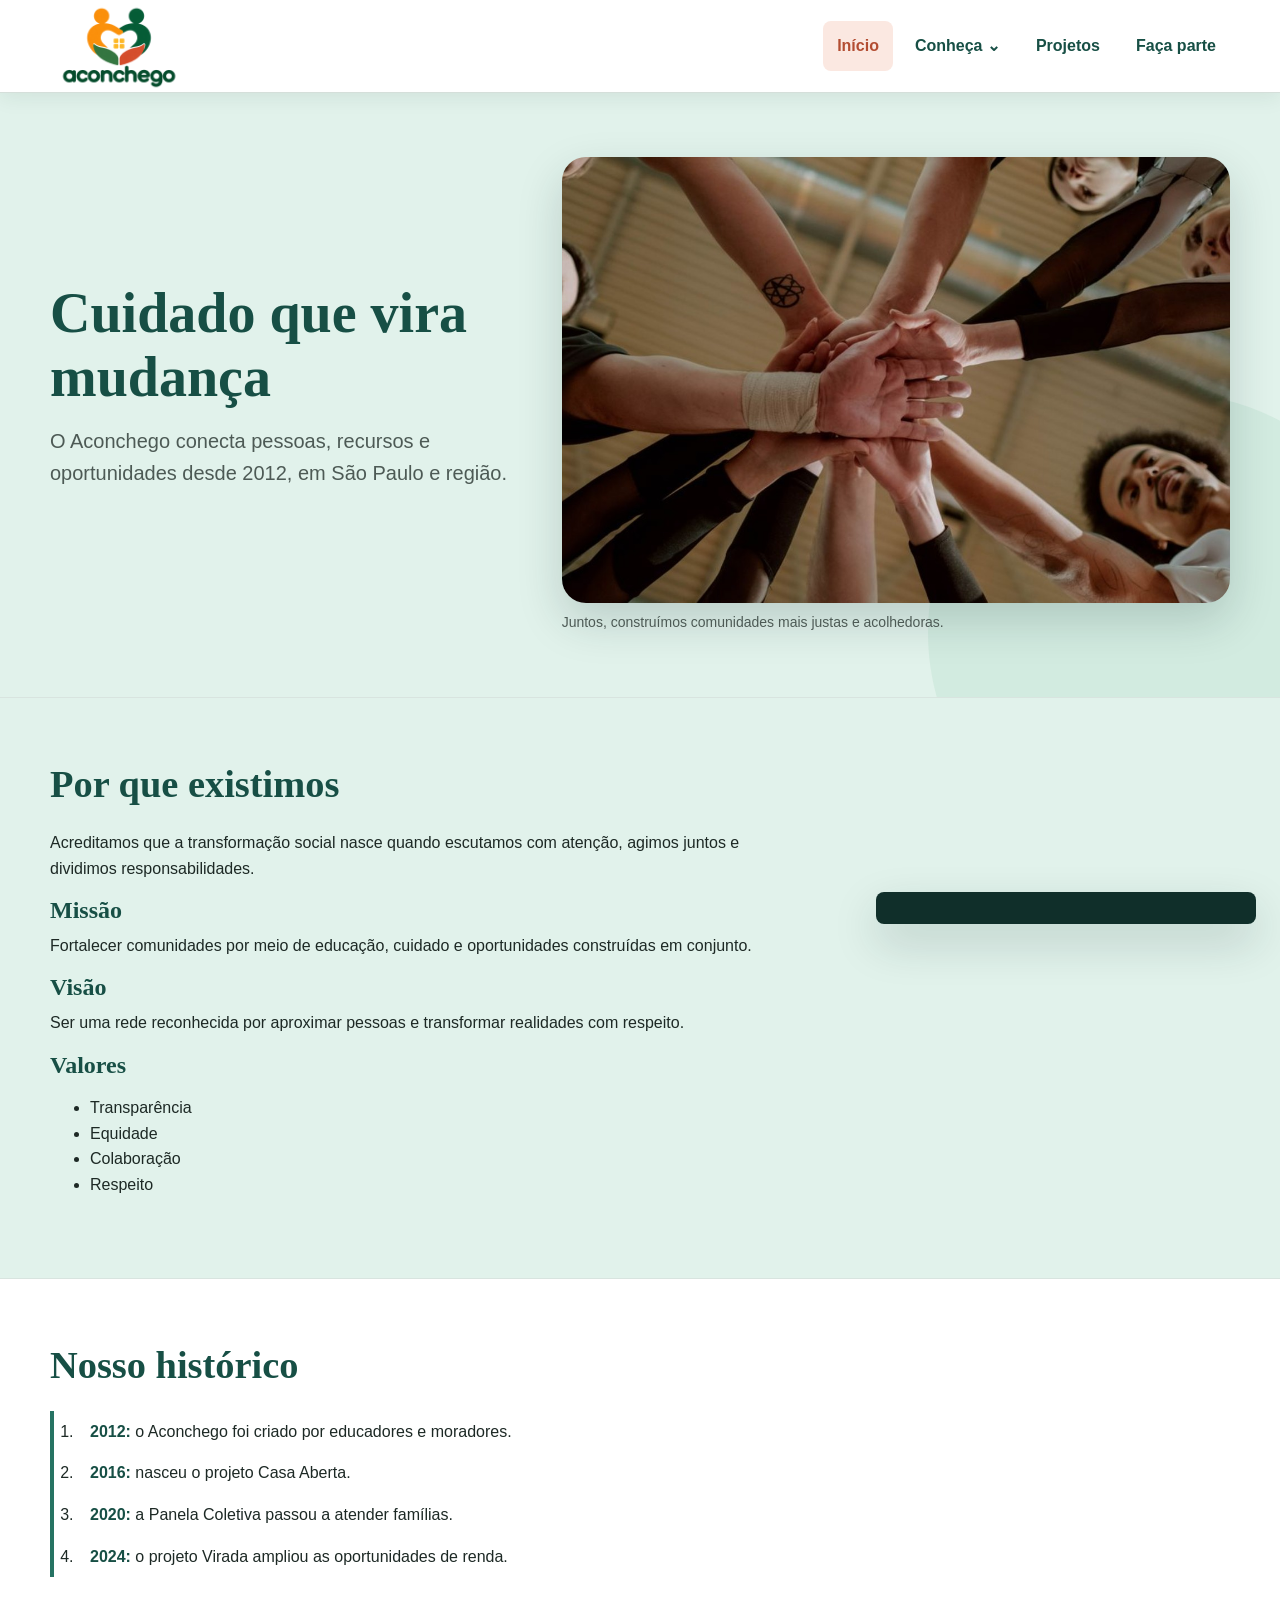
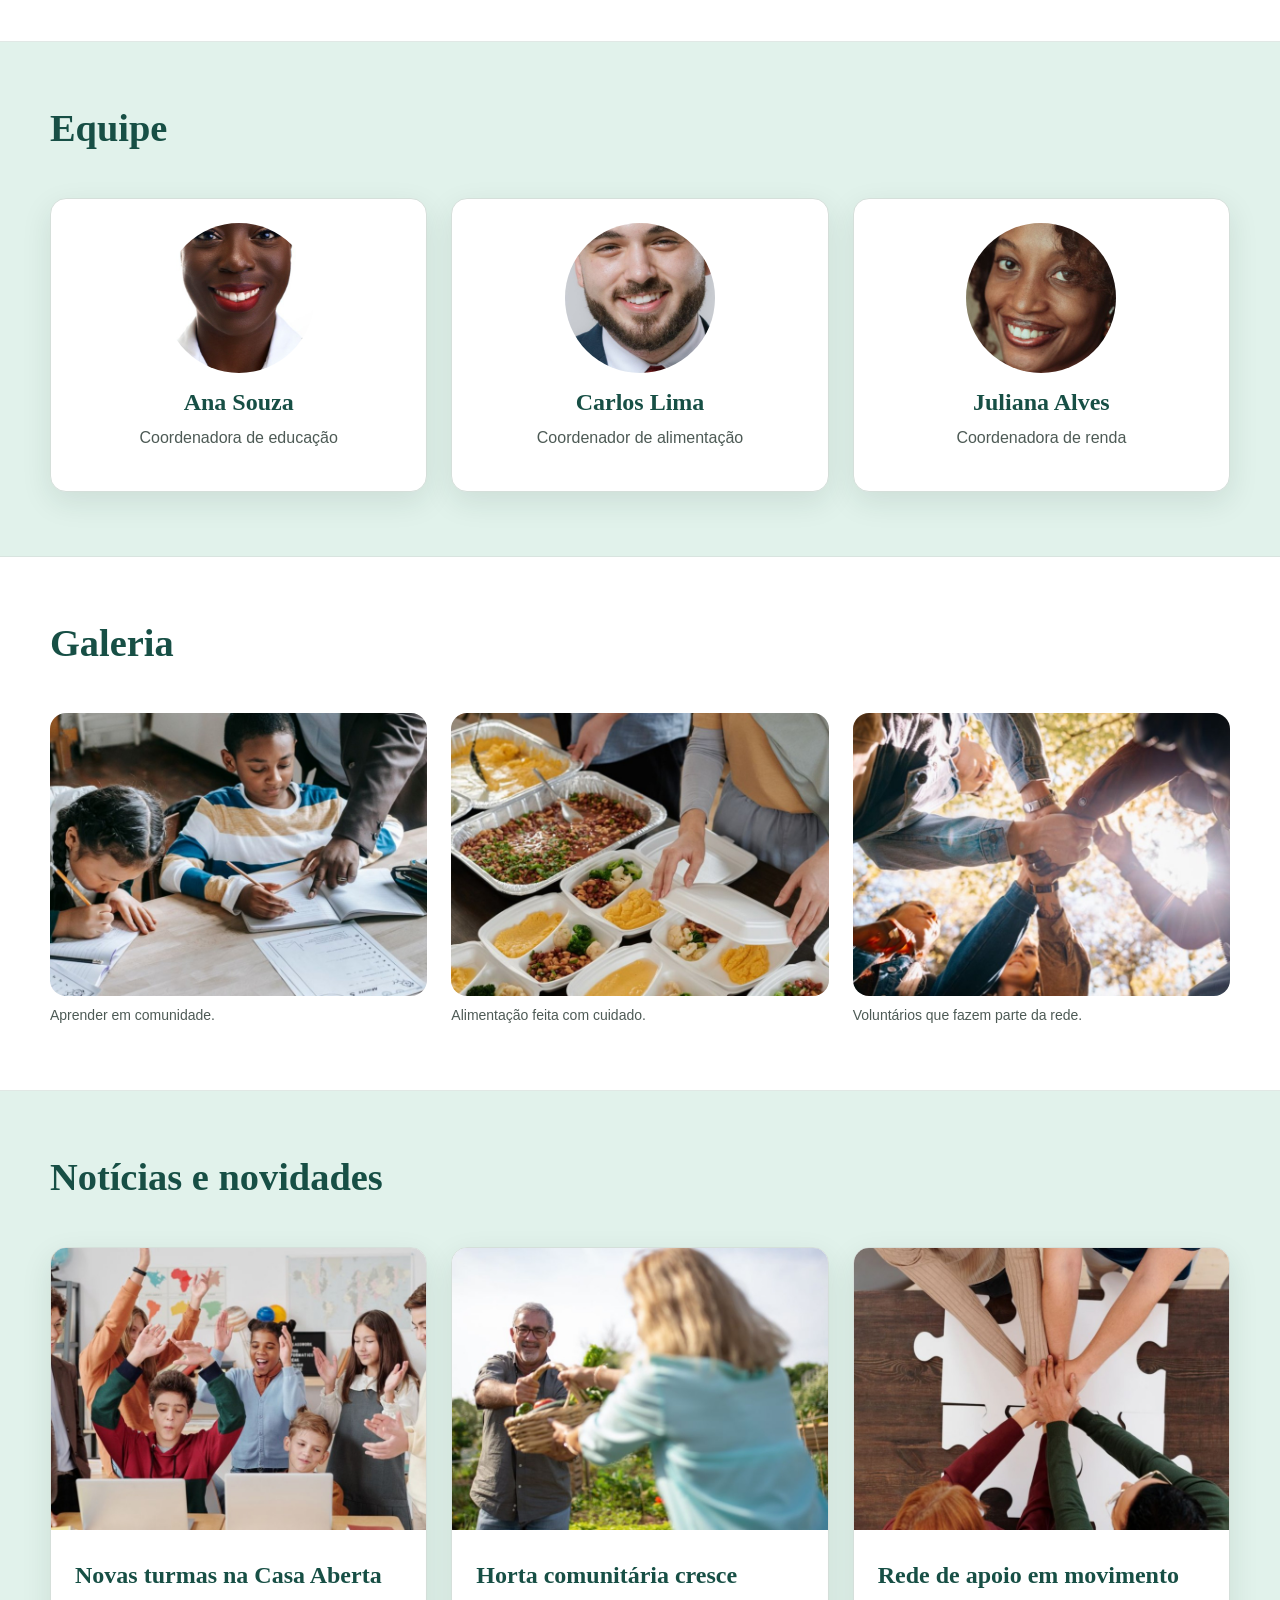
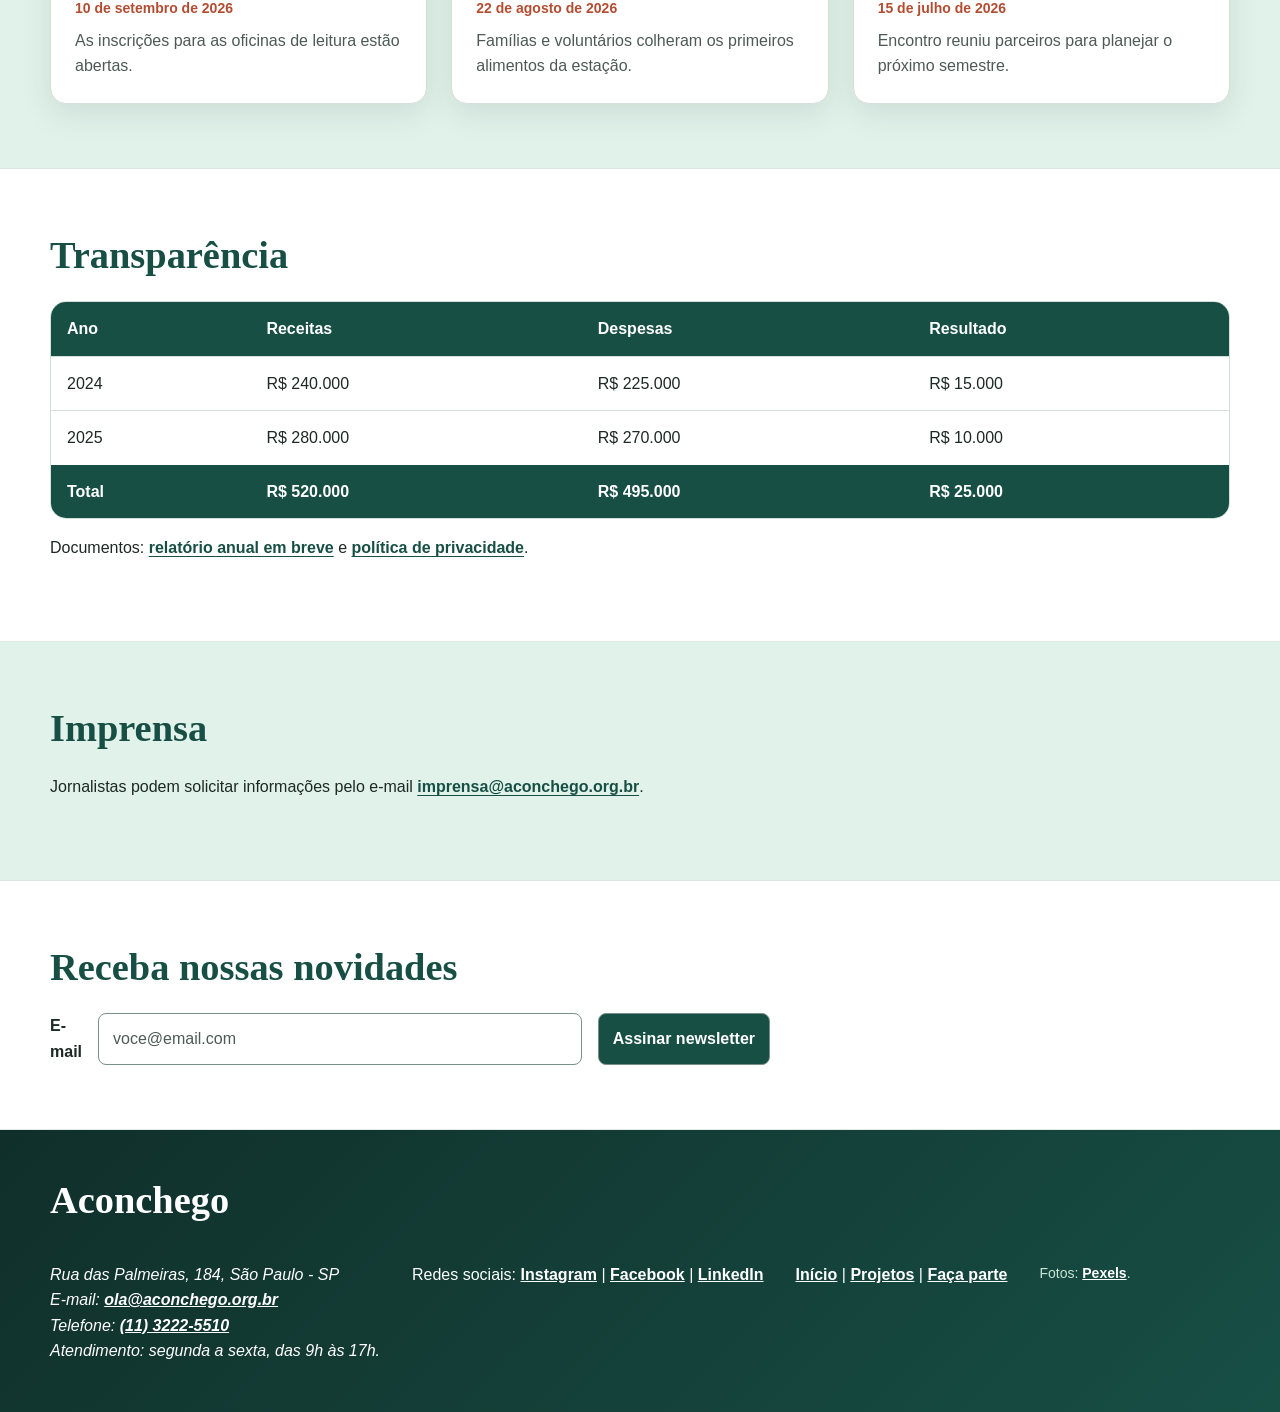
<file: index.html>
﻿<!DOCTYPE html>
<html lang="pt-br">
<head>
  <meta charset="UTF-8">
  <meta name="viewport" content="width=device-width, initial-scale=1.0">
  <meta name="description" content="Conheça o Aconchego, uma organização que fortalece comunidades.">
  <title>Aconchego | Início</title>
  <link rel="stylesheet" href="css/estilo.css">
  <script src="js/script.js" defer></script>
</head>
<body>
  <header class="site-header">
    <div class="container header-content">
      <a class="marca" href="index.html"><img src="img/logo-aconchego.png" width="190" height="120" alt="Logo Aconchego"></a>
      <button class="menu-toggle" type="button" data-menu-toggle aria-expanded="false" aria-controls="menu-principal" aria-label="Abrir menu">Menu</button>
      <nav class="main-nav" id="menu-principal" aria-label="Navegação principal">
        <ul>
          <li><a class="current" aria-current="page" href="index.html">Início</a></li>
          <li class="has-submenu"><button class="submenu-toggle" type="button" data-submenu-toggle aria-expanded="false" aria-controls="submenu">Conheça <span aria-hidden="true">⌄</span></button><ul id="submenu" hidden><li><a href="#sobre">Sobre nós</a></li><li><a href="#equipe">Equipe</a></li><li><a href="#transparencia">Transparência</a></li></ul></li>
          <li><a href="projetos.html">Projetos</a></li>
          <li><a href="cadastro.html">Faça parte</a></li>
        </ul>
      </nav>
    </div>
  </header>
  <main class="container">
    <section class="capa section-paper">
      <div class="capa-texto">
        <h1>Cuidado que vira mudança</h1>
        <p>O Aconchego conecta pessoas, recursos e oportunidades desde 2012, em São Paulo e região.</p>
      </div>
      <figure>
        <img src="img/hero-comunidade.jpg" width="1200" height="800" alt="Grupo diverso de pessoas unindo as mãos em uma atividade coletiva">
        <figcaption>Juntos, construímos comunidades mais justas e acolhedoras.</figcaption>
      </figure>
    </section>

    <section id="sobre">
      <h2>Por que existimos</h2>
      <p>Acreditamos que a transformação social nasce quando escutamos com atenção, agimos juntos e dividimos responsabilidades.</p>
      <h3>Missão</h3>
      <p>Fortalecer comunidades por meio de educação, cuidado e oportunidades construídas em conjunto.</p>
      <h3>Visão</h3>
      <p>Ser uma rede reconhecida por aproximar pessoas e transformar realidades com respeito.</p>
      <h3>Valores</h3>
      <ul>
        <li>Transparência</li>
        <li>Equidade</li>
        <li>Colaboração</li>
        <li>Respeito</li>
      </ul>
    </section>

    <section id="historia">
      <h2>Nosso histórico</h2>
      <ol>
        <li><strong>2012:</strong> o Aconchego foi criado por educadores e moradores.</li>
        <li><strong>2016:</strong> nasceu o projeto Casa Aberta.</li>
        <li><strong>2020:</strong> a Panela Coletiva passou a atender famílias.</li>
        <li><strong>2024:</strong> o projeto Virada ampliou as oportunidades de renda.</li>
      </ol>
    </section>

    <section id="equipe" class="team-grid">
      <h2>Equipe</h2>
      <article class="card team-card">
        <img src="img/equipe-1.jpg" width="400" height="400" alt="Retrato de uma mulher sorrindo com roupa social" loading="lazy">
        <h3>Ana Souza</h3>
        <p>Coordenadora de educação</p>
      </article>
      <article class="card team-card">
        <img src="img/equipe-2.jpg" width="400" height="400" alt="Retrato de um homem sorrindo com terno e gravata" loading="lazy">
        <h3>Carlos Lima</h3>
        <p>Coordenador de alimentação</p>
      </article>
      <article class="card team-card">
        <img src="img/equipe-3.jpg" width="400" height="400" alt="Retrato de uma mulher sorrindo em luz natural" loading="lazy">
        <h3>Juliana Alves</h3>
        <p>Coordenadora de renda</p>
      </article>
    </section>

    <section id="galeria" class="gallery-grid">
      <h2>Galeria</h2>
      <figure><img src="img/galeria-1.jpg" width="800" height="600" alt="Duas crianças fazendo atividades escolares com a orientação de um adulto" loading="lazy"><figcaption>Aprender em comunidade.</figcaption></figure>
      <figure><img src="img/galeria-2.jpg" width="800" height="600" alt="Pessoas preparando refeições em uma mesa com alimentos variados" loading="lazy"><figcaption>Alimentação feita com cuidado.</figcaption></figure>
      <figure><img src="img/galeria-3.jpg" width="800" height="600" alt="Grupo de pessoas unindo as mãos em uma atividade de equipe ao ar livre" loading="lazy"><figcaption>Voluntários que fazem parte da rede.</figcaption></figure>
    </section>

    <section id="noticias" class="cards-grid">
      <h2>Notícias e novidades</h2>
      <article class="card news-card"><img src="img/noticia-1.jpg" width="800" height="600" alt="Professor e estudantes comemorando juntos em uma sala de aula" loading="lazy"><h3>Novas turmas na Casa Aberta</h3><p>10 de setembro de 2026</p><p>As inscrições para as oficinas de leitura estão abertas.</p></article>
      <article class="card news-card"><img src="img/noticia-2.jpg" width="800" height="600" alt="Duas pessoas colhendo vegetais frescos em uma horta comunitária" loading="lazy"><h3>Horta comunitária cresce</h3><p>22 de agosto de 2026</p><p>Famílias e voluntários colheram os primeiros alimentos da estação.</p></article>
      <article class="card news-card"><img src="img/noticia-3.jpg" width="800" height="600" alt="Pessoas unindo as mãos sobre peças de quebra-cabeça em uma atividade de colaboração" loading="lazy"><h3>Rede de apoio em movimento</h3><p>15 de julho de 2026</p><p>Encontro reuniu parceiros para planejar o próximo semestre.</p></article>
    </section>

    <section id="transparencia">
      <h2>Transparência</h2>
      <table>
        <thead><tr><th>Ano</th><th>Receitas</th><th>Despesas</th><th>Resultado</th></tr></thead>
        <tbody>
          <tr><td>2024</td><td>R$ 240.000</td><td>R$ 225.000</td><td>R$ 15.000</td></tr>
          <tr><td>2025</td><td>R$ 280.000</td><td>R$ 270.000</td><td>R$ 10.000</td></tr>
        </tbody>
        <tfoot><tr><th>Total</th><th>R$ 520.000</th><th>R$ 495.000</th><th>R$ 25.000</th></tr></tfoot>
      </table>
      <p>Documentos: <a href="projetos.html#indicadores">relatório anual em breve</a> e <a href="cadastro.html#privacidade">política de privacidade</a>.</p>
    </section>

    <section id="imprensa">
      <h2>Imprensa</h2>
      <p>Jornalistas podem solicitar informações pelo e-mail <a href="mailto:imprensa@aconchego.org.br">imprensa@aconchego.org.br</a>.</p>
    </section>

    <section id="newsletter">
      <h2>Receba nossas novidades</h2>
      <form id="form-newsletter" action="" method="post">
        <label for="email-news">E-mail</label>
        <input id="email-news" name="email-news" type="email" placeholder="voce@email.com" required>
        <button type="submit">Assinar newsletter</button>
      </form>
    </section>
  </main>
  <div id="toast" class="toast" role="status" aria-live="polite"></div>
  <footer>
    <div class="container">
      <h2>Aconchego</h2>
      <address>Rua das Palmeiras, 184, São Paulo - SP<br>E-mail: <a href="mailto:ola@aconchego.org.br">ola@aconchego.org.br</a><br>Telefone: <a href="tel:+551132225510">(11) 3222-5510</a><br>Atendimento: segunda a sexta, das 9h às 17h.</address>
      <p>Redes sociais: <a href="https://www.instagram.com/">Instagram</a> | <a href="https://www.facebook.com/">Facebook</a> | <a href="https://www.linkedin.com/">LinkedIn</a></p>
      <p><a href="index.html">Início</a> | <a href="projetos.html">Projetos</a> | <a href="cadastro.html">Faça parte</a></p>
      <p class="creditos">Fotos: <a href="https://www.pexels.com/">Pexels</a>.</p>
    </div>
  </footer>
</body>
</html>
</file>
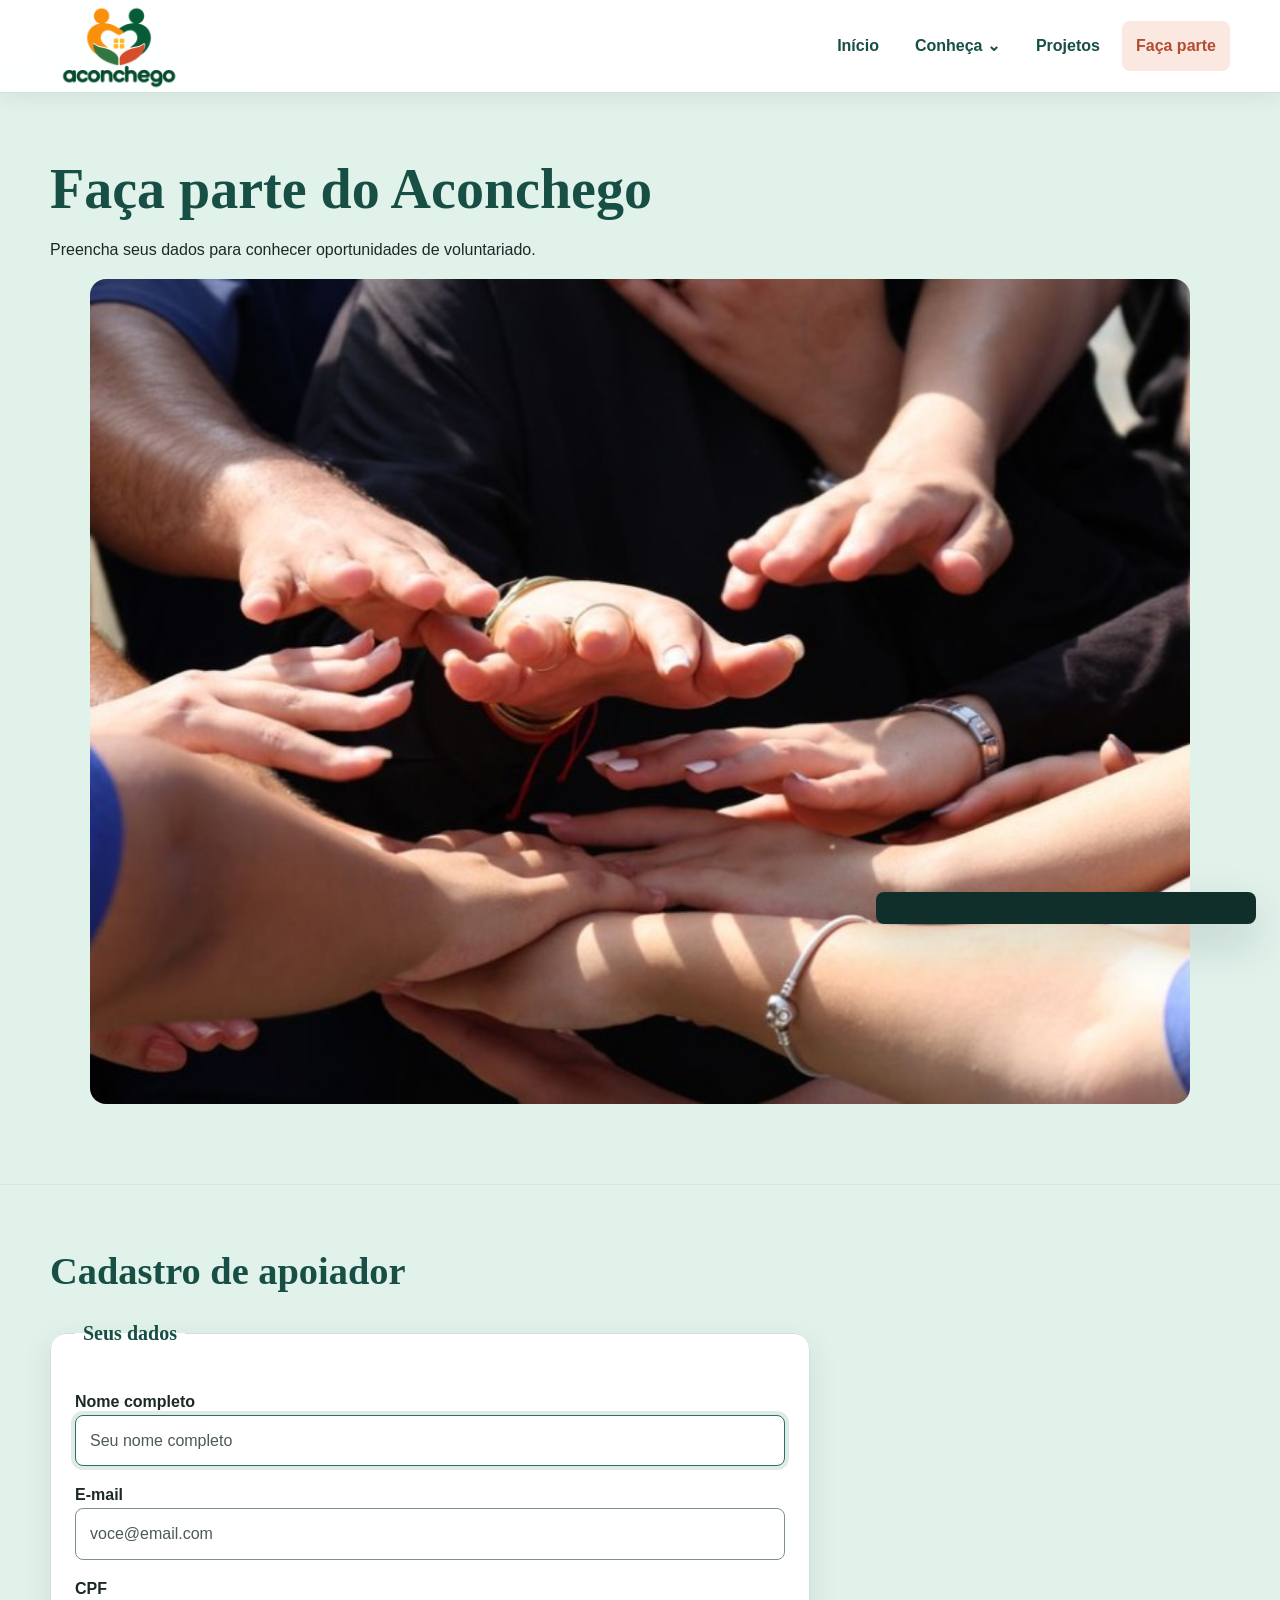
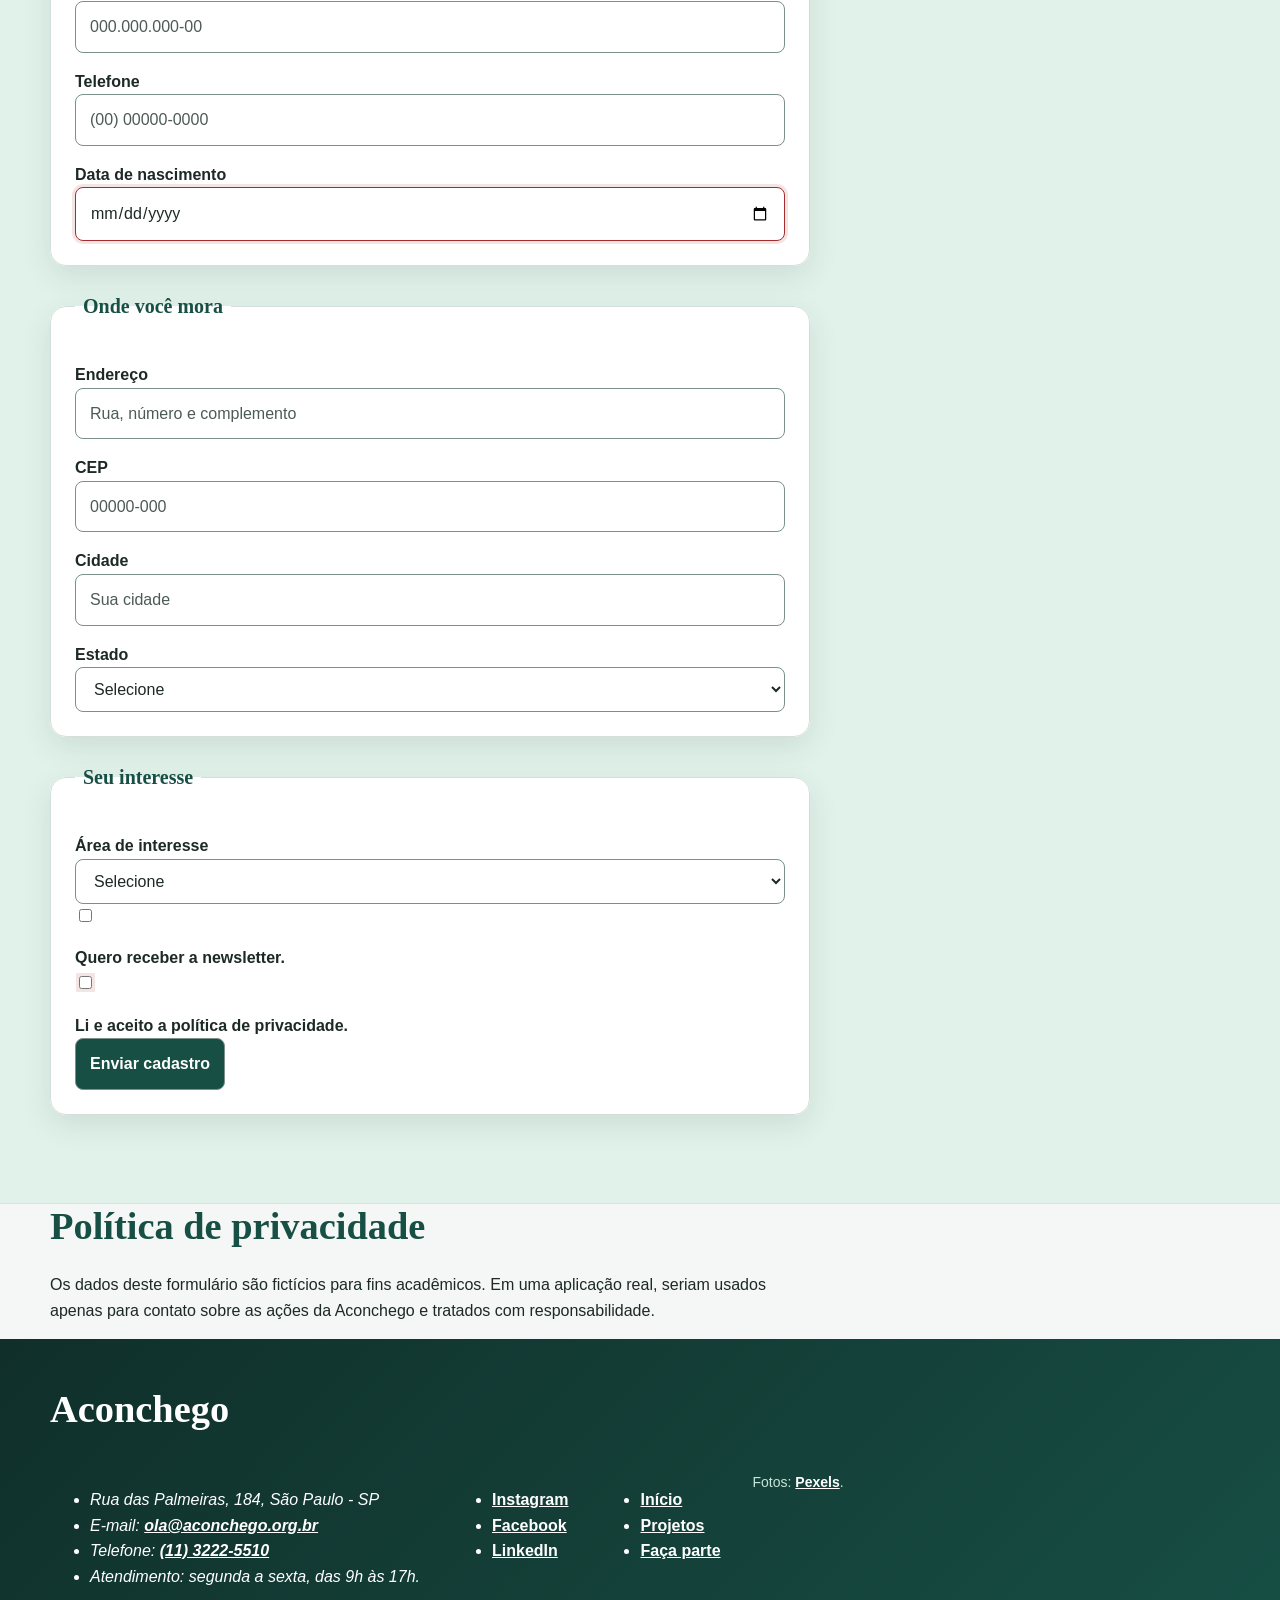
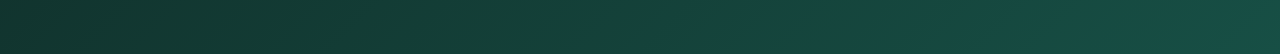
<file: cadastro.html>
<!DOCTYPE html>
<html lang="pt-br">
<head>
  <meta charset="UTF-8">
  <meta name="viewport" content="width=device-width, initial-scale=1.0">
  <meta name="description" content="Cadastre-se no Aconchego para participar das ações voluntárias.">
  <title>Faça parte | Aconchego</title>
  <link rel="stylesheet" href="css/estilo.css">
  <script src="js/script.js" defer></script>
</head>
<body>

  <header class="site-header">
    <div class="container">
      <div class="header-content">

        <div class="marca-wrapper">
          <a class="marca" href="index.html">
            <img src="img/logo-aconchego.png" width="190" height="120" alt="Logo Aconchego">
          </a>
        </div>

        <nav class="main-nav" id="menu-principal" aria-label="Navegação principal">
          <button class="menu-toggle" type="button" data-menu-toggle
                  aria-expanded="false" aria-controls="menu-principal" aria-label="Abrir menu">Menu</button>
          <ul>
            <li><a href="index.html">Início</a></li>
            <li class="has-submenu">
              <button class="submenu-toggle" type="button" data-submenu-toggle
                      aria-expanded="false" aria-controls="submenu">
                Conheça <span aria-hidden="true">⌄</span>
              </button>
              <ul id="submenu" hidden>
                <li><a href="index.html#sobre">Sobre nós</a></li>
                <li><a href="projetos.html">Projetos</a></li>
                <li><a href="#privacidade">Privacidade</a></li>
              </ul>
            </li>
            <li><a href="projetos.html">Projetos</a></li>
            <li><a class="current" aria-current="page" href="cadastro.html">Faça parte</a></li>
          </ul>
        </nav>

      </div>
    </div>
  </header>

  <main class="container">

    <section class="section-paper">
      <div class="intro-texto">
        <h1>Faça parte do Aconchego</h1>
        <p>Preencha seus dados para conhecer oportunidades de voluntariado.</p>
      </div>
      <figure class="intro-figura">
        <img class="cadastro-image" src="img/cadastro-voluntarios.jpg" width="800" height="600"
             alt="Grupo diverso de pessoas unindo as mãos ao ar livre">
      </figure>
    </section>

    <section id="cadastro">
      <header>
        <h2>Cadastro de apoiador</h2>
      </header>

      <form id="form-cadastro" action="" method="post">

        <fieldset>
          <legend>Seus dados</legend>
          <div class="campo">
            <label for="nome">Nome completo</label>
            <input id="nome" name="nome" type="text" required maxlength="100"
                   placeholder="Seu nome completo" autofocus title="Digite seu nome completo">
          </div>
          <div class="campo">
            <label for="email">E-mail</label>
            <input id="email" name="email" type="email" required
                   placeholder="voce@email.com" title="Digite um e-mail válido">
          </div>
          <div class="campo">
            <label for="cpf">CPF</label>
            <input id="cpf" name="cpf" type="text" required
                   pattern="[0-9]{3}\.[0-9]{3}\.[0-9]{3}-[0-9]{2}"
                   placeholder="000.000.000-00" maxlength="14" title="Use o formato 000.000.000-00">
          </div>
          <div class="campo">
            <label for="telefone">Telefone</label>
            <input id="telefone" name="telefone" type="tel" required
                   pattern="\([0-9]{2}\) [0-9]{4,5}-[0-9]{4}"
                   placeholder="(00) 00000-0000" maxlength="15" title="Use o formato (00) 00000-0000">
          </div>
          <div class="campo">
            <label for="nascimento">Data de nascimento</label>
            <input id="nascimento" name="nascimento" type="date" required>
          </div>
        </fieldset>

        <fieldset>
          <legend>Onde você mora</legend>
          <div class="campo">
            <label for="endereco">Endereço</label>
            <input id="endereco" name="endereco" type="text" required maxlength="150"
                   placeholder="Rua, número e complemento">
          </div>
          <div class="campo">
            <label for="cep">CEP</label>
            <input id="cep" name="cep" type="text" required pattern="[0-9]{5}-[0-9]{3}"
                   placeholder="00000-000" maxlength="9" title="Use o formato 00000-000">
          </div>
          <div class="campo">
            <label for="cidade">Cidade</label>
            <input id="cidade" name="cidade" type="text" required maxlength="60" placeholder="Sua cidade">
          </div>
          <div class="campo">
            <label for="estado">Estado</label>
            <select id="estado" name="estado" required>
              <option value="">Selecione</option>
              <optgroup label="Regiões do Brasil">
                <option value="AC">AC - Acre</option>
                <option value="AL">AL - Alagoas</option>
                <option value="AP">AP - Amapá</option>
                <option value="AM">AM - Amazonas</option>
                <option value="BA">BA - Bahia</option>
                <option value="CE">CE - Ceará</option>
                <option value="DF">DF - Distrito Federal</option>
                <option value="ES">ES - Espírito Santo</option>
                <option value="GO">GO - Goiás</option>
                <option value="MA">MA - Maranhão</option>
                <option value="MT">MT - Mato Grosso</option>
                <option value="MS">MS - Mato Grosso do Sul</option>
                <option value="MG">MG - Minas Gerais</option>
                <option value="PA">PA - Pará</option>
                <option value="PB">PB - Paraíba</option>
                <option value="PR">PR - Paraná</option>
                <option value="PE">PE - Pernambuco</option>
                <option value="PI">PI - Piauí</option>
                <option value="RJ">RJ - Rio de Janeiro</option>
                <option value="RN">RN - Rio Grande do Norte</option>
                <option value="RS">RS - Rio Grande do Sul</option>
                <option value="RO">RO - Rondônia</option>
                <option value="RR">RR - Roraima</option>
                <option value="SC">SC - Santa Catarina</option>
                <option value="SP">SP - São Paulo</option>
                <option value="SE">SE - Sergipe</option>
                <option value="TO">TO - Tocantins</option>
              </optgroup>
            </select>
          </div>
        </fieldset>

        <fieldset>
          <legend>Seu interesse</legend>
          <div class="campo">
            <label for="interesse">Área de interesse</label>
            <select id="interesse" name="interesse" required>
              <option value="">Selecione</option>
              <option value="educacao">Educação</option>
              <option value="alimentacao">Alimentação</option>
              <option value="renda">Geração de renda</option>
            </select>
          </div>

          <div class="campo-checkbox">
            <input id="newsletter" name="newsletter" type="checkbox" value="sim">
            <label for="newsletter">Quero receber a newsletter.</label>
          </div>
          <div class="campo-checkbox">
            <input id="aceite-privacidade" name="aceite-privacidade" type="checkbox" value="aceito" required>
            <label for="aceite-privacidade">Li e aceito a política de privacidade.</label>
          </div>

          <div class="acoes">
            <button type="submit">Enviar cadastro</button>
          </div>
        </fieldset>

      </form>

      <p id="mensagem-cadastro" class="alert alert-success" role="status" hidden></p>
    </section>

    <aside id="privacidade">
      <h2>Política de privacidade</h2>
      <p>Os dados deste formulário são fictícios para fins acadêmicos. Em uma aplicação real, seriam usados apenas para contato sobre as ações da Aconchego e tratados com responsabilidade.</p>
    </aside>

  </main>

  <div id="toast" class="toast" role="status" aria-live="polite"></div>

  <footer>
    <div class="container">
      <h2>Aconchego</h2>

      <address>
        <ul>
          <li>Rua das Palmeiras, 184, São Paulo - SP</li>
          <li>E-mail: <a href="mailto:ola@aconchego.org.br">ola@aconchego.org.br</a></li>
          <li>Telefone: <a href="tel:+551132225510">(11) 3222-5510</a></li>
          <li>Atendimento: segunda a sexta, das 9h às 17h.</li>
        </ul>
      </address>

      <nav aria-label="Redes sociais">
        <ul>
          <li><a href="https://www.instagram.com/">Instagram</a></li>
          <li><a href="https://www.facebook.com/">Facebook</a></li>
          <li><a href="https://www.linkedin.com/">LinkedIn</a></li>
        </ul>
      </nav>

      <nav aria-label="Links do rodapé">
        <ul>
          <li><a href="index.html">Início</a></li>
          <li><a href="projetos.html">Projetos</a></li>
          <li><a href="cadastro.html">Faça parte</a></li>
        </ul>
      </nav>

      <p class="creditos">Fotos: <a href="https://www.pexels.com/">Pexels</a>.</p>
    </div>
  </footer>

</body>
</html>
</file>
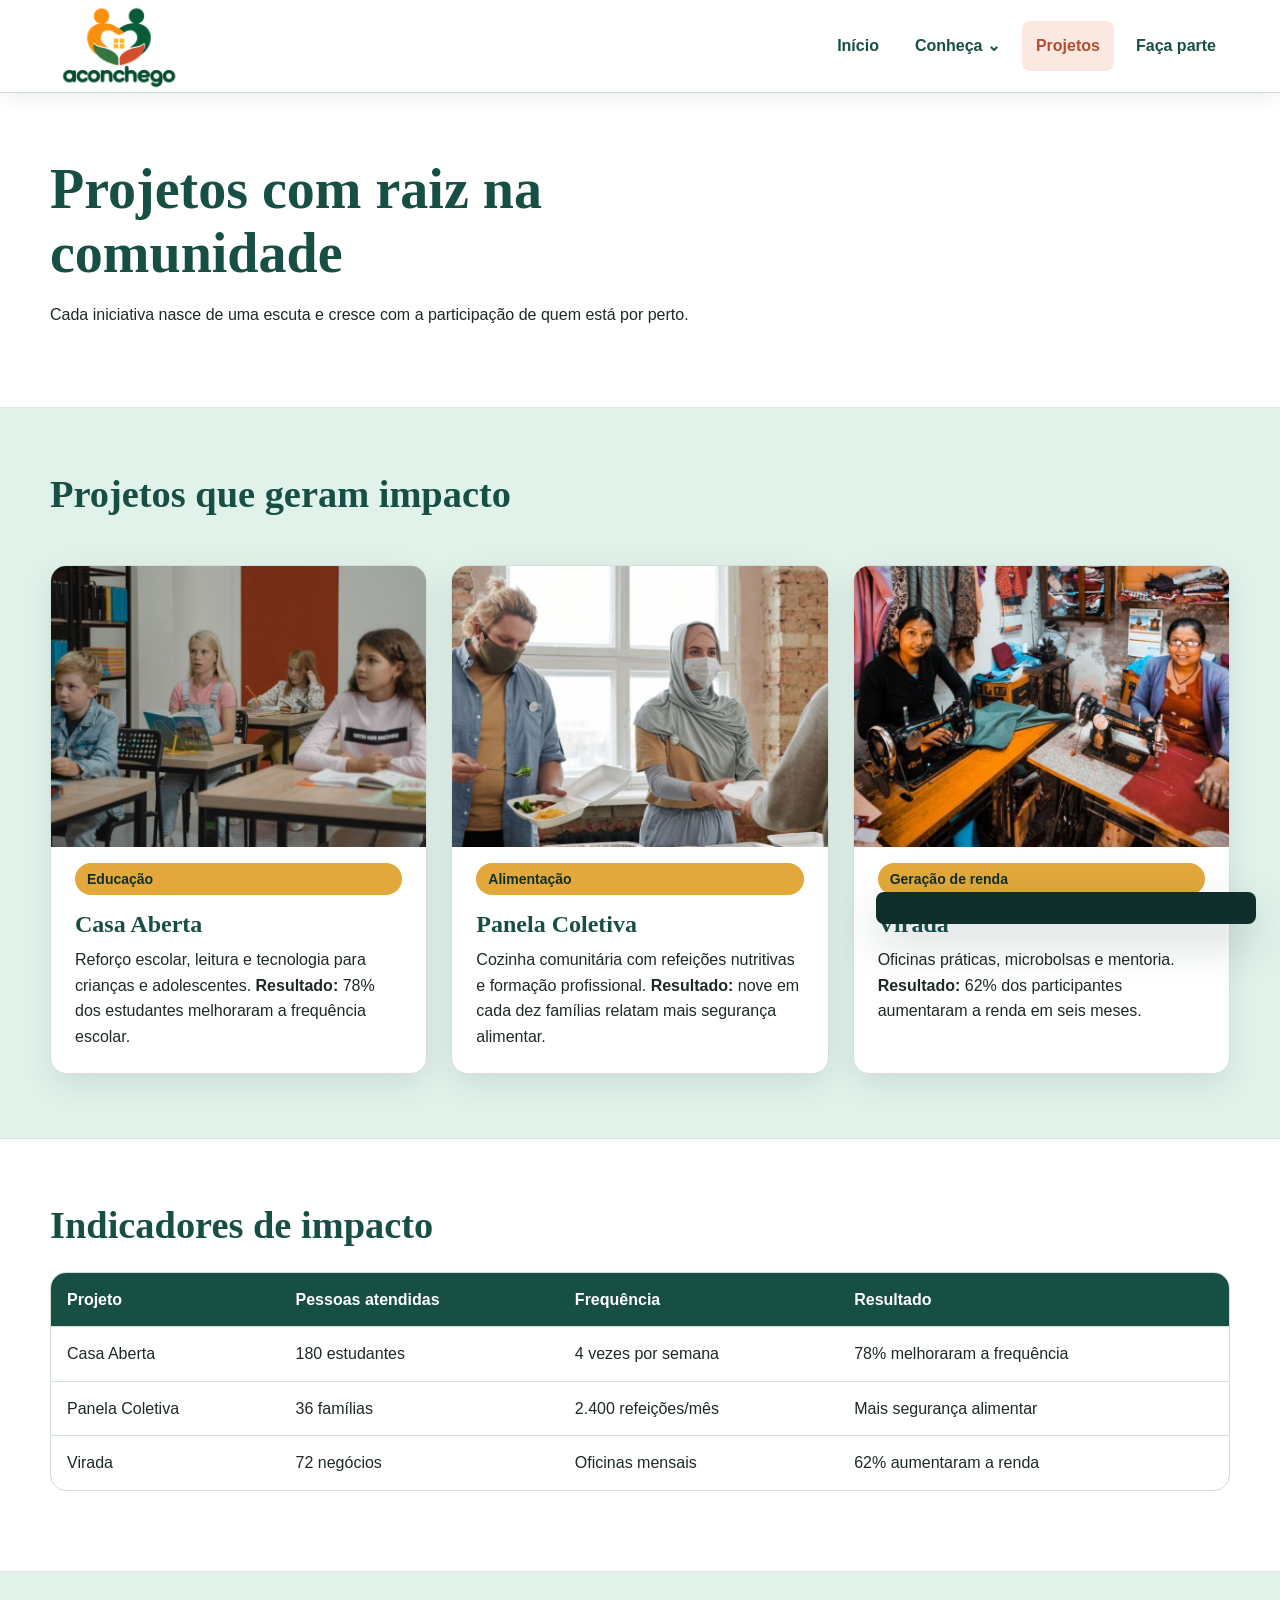
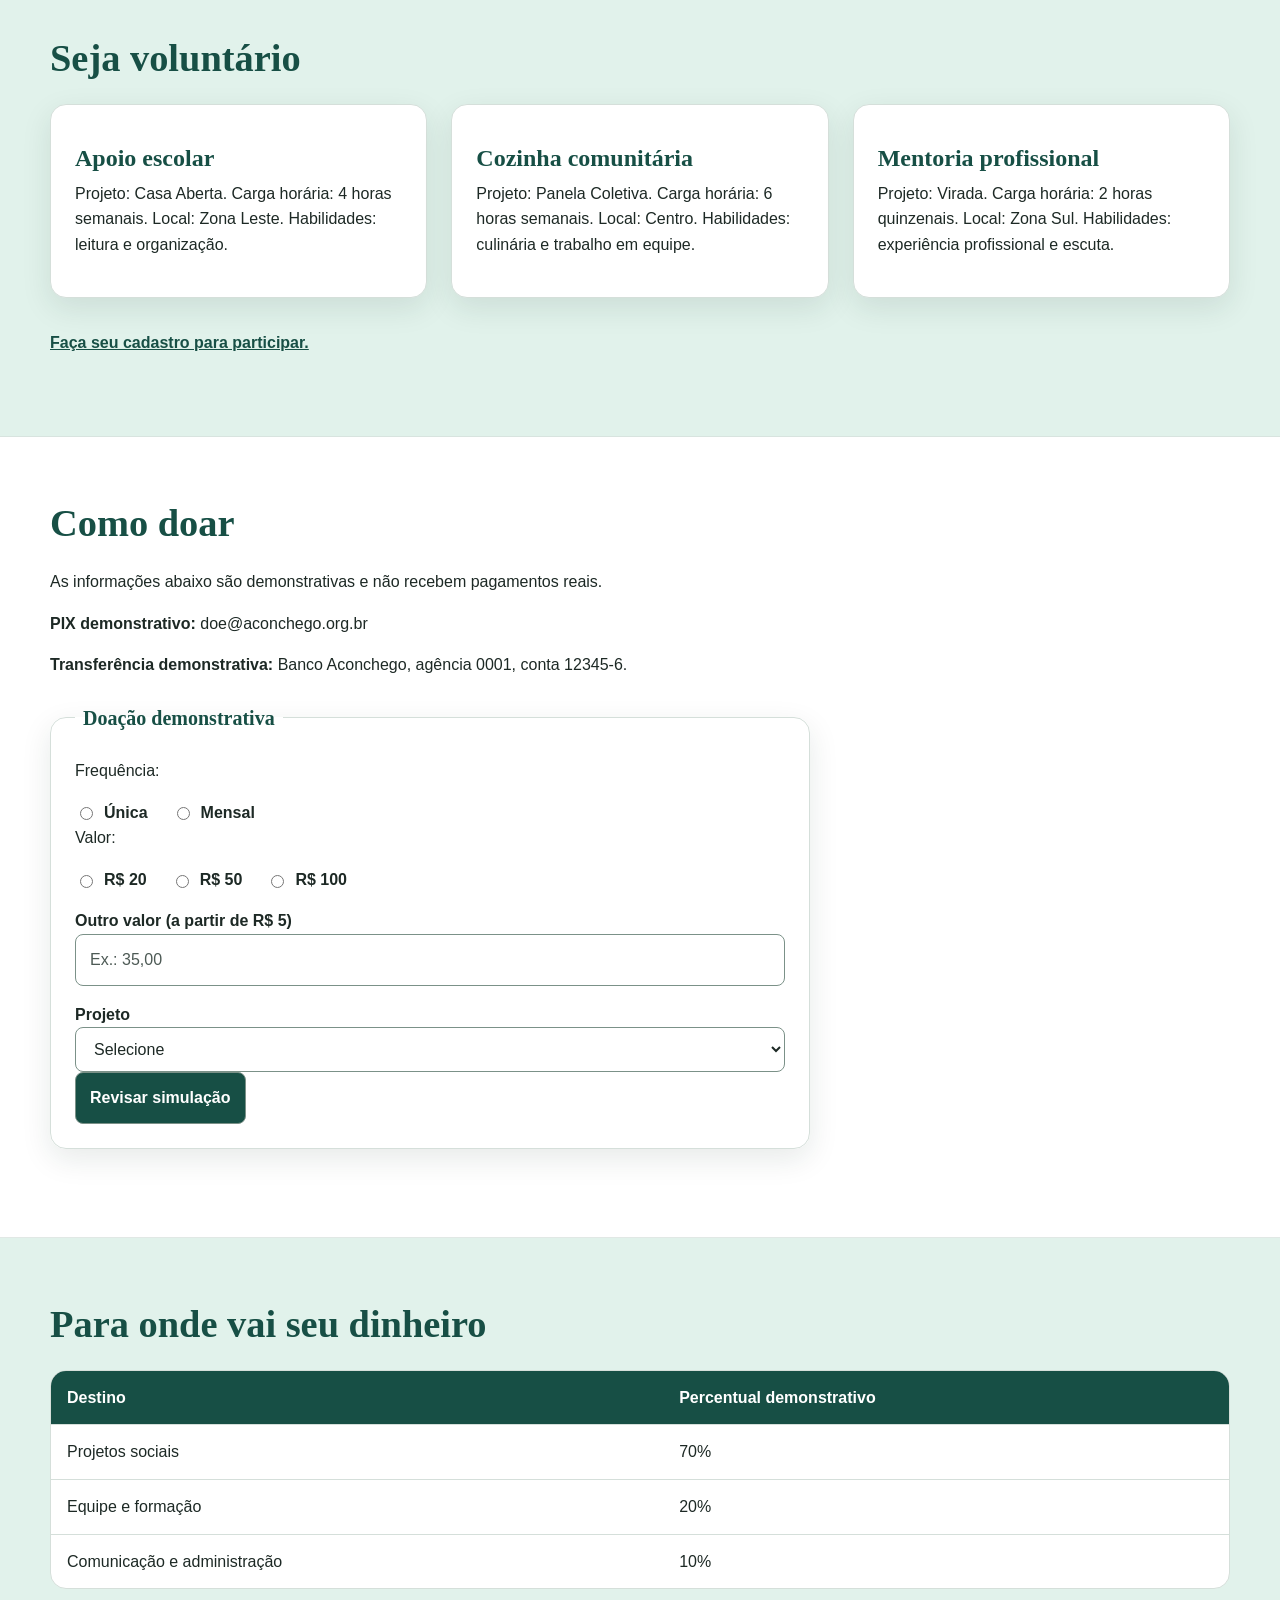
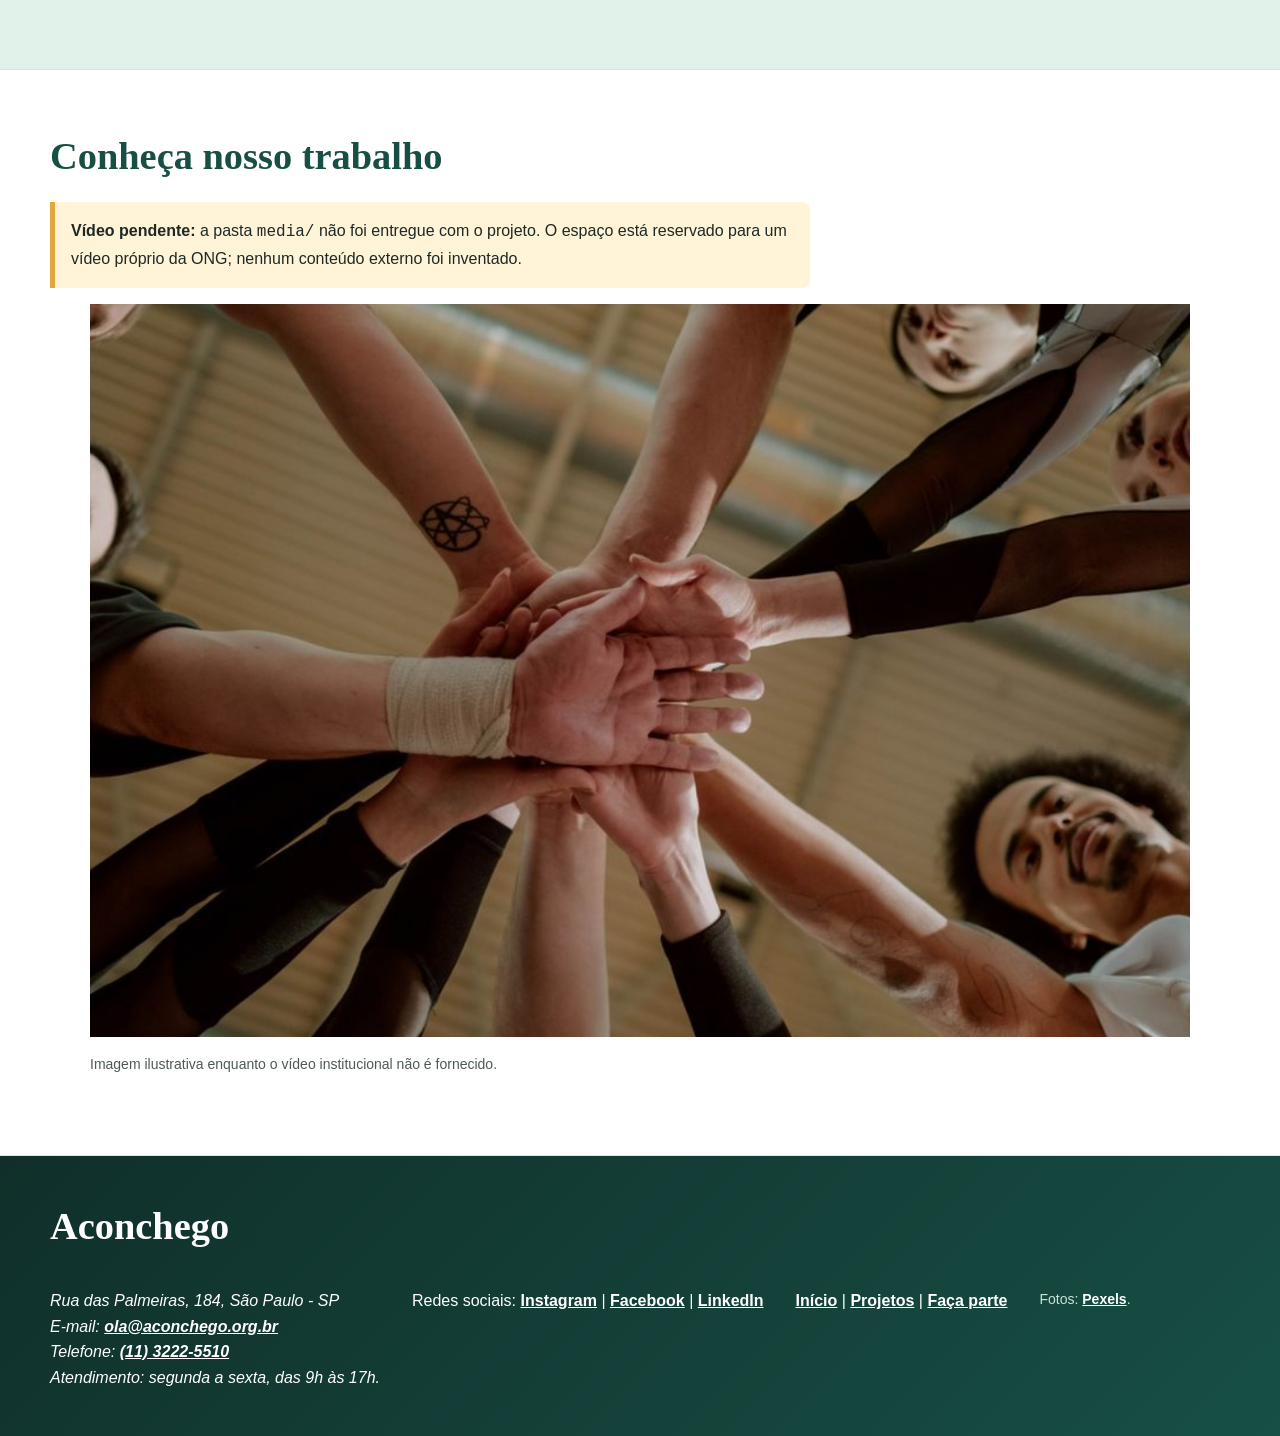
<file: projetos.html>
<!DOCTYPE html>
<html lang="pt-br">
<head>
  <meta charset="UTF-8">
  <meta name="viewport" content="width=device-width, initial-scale=1.0">
  <meta name="description" content="Conheça os projetos sociais do Aconchego e saiba como participar.">
  <title>Projetos | Aconchego</title>
  <link rel="stylesheet" href="css/estilo.css">
  <script src="js/script.js" defer></script>
</head>
<body>
  <header class="site-header"><div class="container header-content"><a class="marca" href="index.html"><img src="img/logo-aconchego.png" width="190" height="120" alt="Logo Aconchego"></a><button class="menu-toggle" type="button" data-menu-toggle aria-expanded="false" aria-controls="menu-principal" aria-label="Abrir menu">Menu</button><nav class="main-nav" id="menu-principal" aria-label="Navegação principal"><ul><li><a href="index.html">Início</a></li><li class="has-submenu"><button class="submenu-toggle" type="button" data-submenu-toggle aria-expanded="false" aria-controls="submenu">Conheça <span aria-hidden="true">⌄</span></button><ul id="submenu" hidden><li><a href="index.html#sobre">Sobre nós</a></li><li><a href="#indicadores">Indicadores</a></li><li><a href="#midia">Mídia</a></li></ul></li><li><a class="current" aria-current="page" href="projetos.html">Projetos</a></li><li><a href="cadastro.html">Faça parte</a></li></ul></nav></div></header>
  <main class="container">
    <section><h1>Projetos com raiz na comunidade</h1><p>Cada iniciativa nasce de uma escuta e cresce com a participação de quem está por perto.</p></section>
    <section id="projetos" class="cards-grid"><h2>Projetos que geram impacto</h2>
      <article id="educacao" class="card project-card"><img src="img/projeto-educacao.jpg" width="800" height="600" alt="Crianças estudando em uma sala de aula com livros e cadernos" loading="lazy"><span class="badge">Educação</span><h3>Casa Aberta</h3><p>Reforço escolar, leitura e tecnologia para crianças e adolescentes. <strong>Resultado:</strong> 78% dos estudantes melhoraram a frequência escolar.</p></article>
      <article id="alimentacao" class="card project-card"><img src="img/projeto-alimentacao.jpg" width="800" height="600" alt="Voluntários servindo refeições com arroz, feijão e legumes" loading="lazy"><span class="badge">Alimentação</span><h3>Panela Coletiva</h3><p>Cozinha comunitária com refeições nutritivas e formação profissional. <strong>Resultado:</strong> nove em cada dez famílias relatam mais segurança alimentar.</p></article>
      <article id="renda" class="card project-card"><img src="img/projeto-renda.jpg" width="800" height="600" alt="Duas mulheres trabalhando com máquinas de costura em uma oficina" loading="lazy"><span class="badge">Geração de renda</span><h3>Virada</h3><p>Oficinas práticas, microbolsas e mentoria. <strong>Resultado:</strong> 62% dos participantes aumentaram a renda em seis meses.</p></article>
    </section>
    <section id="indicadores"><h2>Indicadores de impacto</h2><table><thead><tr><th>Projeto</th><th>Pessoas atendidas</th><th>Frequência</th><th>Resultado</th></tr></thead><tbody><tr><td>Casa Aberta</td><td>180 estudantes</td><td>4 vezes por semana</td><td>78% melhoraram a frequência</td></tr><tr><td>Panela Coletiva</td><td>36 famílias</td><td>2.400 refeições/mês</td><td>Mais segurança alimentar</td></tr><tr><td>Virada</td><td>72 negócios</td><td>Oficinas mensais</td><td>62% aumentaram a renda</td></tr></tbody></table></section>
    <section id="voluntariado"><h2>Seja voluntário</h2><div class="cards-grid"><article class="card"><h3>Apoio escolar</h3><p>Projeto: Casa Aberta. Carga horária: 4 horas semanais. Local: Zona Leste. Habilidades: leitura e organização.</p></article><article class="card"><h3>Cozinha comunitária</h3><p>Projeto: Panela Coletiva. Carga horária: 6 horas semanais. Local: Centro. Habilidades: culinária e trabalho em equipe.</p></article><article class="card"><h3>Mentoria profissional</h3><p>Projeto: Virada. Carga horária: 2 horas quinzenais. Local: Zona Sul. Habilidades: experiência profissional e escuta.</p></article></div><p class="section-link"><a href="cadastro.html">Faça seu cadastro para participar.</a></p></section>
    <section id="como-doar"><h2>Como doar</h2><p>As informações abaixo são demonstrativas e não recebem pagamentos reais.</p><p><strong>PIX demonstrativo:</strong> doe@aconchego.org.br</p><p><strong>Transferência demonstrativa:</strong> Banco Aconchego, agência 0001, conta 12345-6.</p><form id="form-doacao" action="" method="post"><fieldset><legend>Doação demonstrativa</legend><p>Frequência:</p><div class="opcoes"><input id="frequencia-unica" name="frequencia" type="radio" value="unica"><label for="frequencia-unica">Única</label><input id="frequencia-mensal" name="frequencia" type="radio" value="mensal"><label for="frequencia-mensal">Mensal</label></div><p>Valor:</p><div class="opcoes"><input id="valor-20" name="valor" type="radio" value="20"><label for="valor-20">R$ 20</label><input id="valor-50" name="valor" type="radio" value="50"><label for="valor-50">R$ 50</label><input id="valor-100" name="valor" type="radio" value="100"><label for="valor-100">R$ 100</label></div><label for="outro-valor">Outro valor (a partir de R$ 5)</label><input id="outro-valor" name="outro-valor" type="number" min="5" step="0.01" placeholder="Ex.: 35,00"><label for="projeto-doacao">Projeto</label><select id="projeto-doacao" name="projeto-doacao" required><option value="">Selecione</option><option value="educacao">Casa Aberta</option><option value="alimentacao">Panela Coletiva</option><option value="renda">Virada</option></select><button type="submit">Revisar simulação</button></fieldset></form></section>
    <section id="destino"><h2>Para onde vai seu dinheiro</h2><table><thead><tr><th>Destino</th><th>Percentual demonstrativo</th></tr></thead><tbody><tr><td>Projetos sociais</td><td>70%</td></tr><tr><td>Equipe e formação</td><td>20%</td></tr><tr><td>Comunicação e administração</td><td>10%</td></tr></tbody></table></section>
    <section id="midia"><h2>Conheça nosso trabalho</h2><p class="alert alert-info"><strong>Vídeo pendente:</strong> a pasta <code>media/</code> não foi entregue com o projeto. O espaço está reservado para um vídeo próprio da ONG; nenhum conteúdo externo foi inventado.</p><figure><img src="img/hero-comunidade.jpg" width="1200" height="800" alt="Grupo de pessoas unindo as mãos em uma atividade coletiva" loading="lazy"><figcaption>Imagem ilustrativa enquanto o vídeo institucional não é fornecido.</figcaption></figure></section>
  </main>
  <div id="modal-doacao" class="modal" role="dialog" aria-modal="true" aria-labelledby="titulo-modal-doacao" hidden><div class="modal-conteudo"><h2 id="titulo-modal-doacao">Confira sua simulação</h2><p id="resumo-doacao"></p><p class="alert alert-info">A confirmação é apenas acadêmica e não realiza pagamento.</p><div class="modal-acoes"><button id="confirmar-doacao" type="button">Confirmar simulação</button><button id="cancelar-doacao" class="botao-secundario" type="button">Voltar</button></div></div></div><div id="toast" class="toast" role="status" aria-live="polite"></div>
  <footer><div class="container"><h2>Aconchego</h2><address>Rua das Palmeiras, 184, São Paulo - SP<br>E-mail: <a href="mailto:ola@aconchego.org.br">ola@aconchego.org.br</a><br>Telefone: <a href="tel:+551132225510">(11) 3222-5510</a><br>Atendimento: segunda a sexta, das 9h às 17h.</address><p>Redes sociais: <a href="https://www.instagram.com/">Instagram</a> | <a href="https://www.facebook.com/">Facebook</a> | <a href="https://www.linkedin.com/">LinkedIn</a></p><p><a href="index.html">Início</a> | <a href="projetos.html">Projetos</a> | <a href="cadastro.html">Faça parte</a></p><p class="creditos">Fotos: <a href="https://www.pexels.com/">Pexels</a>.</p></div></footer>
</body>
</html>
</file>
<file: css/estilo.css>
:root {
  --cor-floresta-950: #102f2a;
  --cor-floresta-800: #174f45;
  --cor-floresta-600: #267363;
  --cor-menta-100: #e1f2eb;
  --cor-menta-200: #c7e5d8;
  --cor-terracota-600: #b34d32;
  --cor-terracota-100: #fbe8e1;
  --cor-sol-500: #e2a83b;
  --cor-sol-100: #fff4d8;
  --cor-neutro-950: #1d2925;
  --cor-neutro-700: #4d5a55;
  --cor-neutro-500: #7b9188;
  --cor-neutro-300: #d5dfda;
  --cor-neutro-100: #f4f7f5;
  --cor-branco: #fff;
  --cor-erro: #a52d2d;
  --cor-sucesso: #176b4d;

  --fonte-corpo: "Nunito Sans", "Segoe UI", Arial, sans-serif;
  --fonte-titulo: Georgia, "Times New Roman", serif;
  --texto-xs: .75rem;
  --texto-sm: .875rem;
  --texto-md: 1rem;
  --texto-lg: 1.25rem;
  --texto-xl: 1.5rem;
  --texto-2xl: clamp(2rem, 5vw, 3.5rem);

  --espaco-8: 8px;
  --espaco-16: 16px;
  --espaco-24: 24px;
  --espaco-32: 32px;
  --espaco-48: 48px;
  --espaco-64: 64px;
  --raio-sm: 8px;
  --raio-md: 16px;
  --raio-lg: 24px;
  --sombra-card: 0 10px 30px rgb(16 47 42 / 10%);
  --sombra-elevada: 0 18px 45px rgb(16 47 42 / 18%);
  --largura-conteudo: 1180px;
}

* { box-sizing: border-box; }
html { scroll-behavior: smooth; }
body {
  margin: 0;
  color: var(--cor-neutro-950);
  background:
    radial-gradient(circle at 8% 8%, rgb(225 242 235 / 55%), transparent 25rem),
    var(--cor-neutro-100);
  font-family: var(--fonte-corpo);
  font-size: var(--texto-md);
  line-height: 1.6;
}
body.modal-aberto { overflow: hidden; }
img { max-width: 100%; height: auto; }
a { color: var(--cor-floresta-800); font-weight: 700; }
a:hover { color: var(--cor-terracota-600); }
:focus-visible {
  outline: 3px solid var(--cor-sol-500);
  outline-offset: 3px;
}
.container { width: min(calc(100% - 48px), var(--largura-conteudo)); margin-inline: auto; }

h1, h2, h3 { color: var(--cor-floresta-800); font-family: var(--fonte-titulo); line-height: 1.15; }
h1 { max-width: 760px; margin: 0 0 var(--espaco-16); font-size: var(--texto-2xl); }
h2 { margin: 0 0 var(--espaco-24); font-size: clamp(1.75rem, 3vw, 2.5rem); }
h3 { margin: var(--espaco-16) 0 var(--espaco-8); font-size: var(--texto-xl); }
p, ul, ol { max-width: 720px; }
p { margin-top: 0; }
main > section {
  margin-inline: calc((min(100vw, var(--largura-conteudo)) - 100vw) / 2);
  padding: var(--espaco-64) max(24px, calc((100vw - var(--largura-conteudo)) / 2));
  background: var(--cor-branco);
  border-bottom: 1px solid rgb(213 223 218 / 70%);
  scroll-margin-top: 90px;
}
main > section:nth-of-type(even), .section-paper { background: var(--cor-menta-100); }

.site-header {
  position: sticky;
  top: 0;
  z-index: 10;
  background: rgb(255 255 255 / 94%);
  border-bottom: 1px solid var(--cor-neutro-300);
  box-shadow: 0 4px 20px rgb(16 47 42 / 8%);
  backdrop-filter: blur(12px);
}
.header-content { display: flex; align-items: center; justify-content: space-between; gap: var(--espaco-24); min-height: 82px; }
.marca { display: flex; align-items: center; color: var(--cor-floresta-800); text-decoration: none; }
.marca img { display: block; width: 138px; height: auto; }
.menu-toggle {
  display: none;
  margin: 0;
  padding: 10px 14px;
  color: var(--cor-floresta-800);
  background: var(--cor-menta-100);
  border: 1px solid var(--cor-menta-200);
}
.main-nav > ul, .main-nav ul ul { display: flex; align-items: center; gap: var(--espaco-8); margin: 0; padding: 0; list-style: none; }
.main-nav > ul > li { position: relative; }
.main-nav a, .submenu-toggle {
  display: block;
  padding: 12px 14px;
  color: var(--cor-floresta-800);
  background: transparent;
  border: 0;
  border-radius: var(--raio-sm);
  font: inherit;
  font-weight: 700;
  text-decoration: none;
  cursor: pointer;
}
.main-nav a:hover, .main-nav a:focus-visible, .main-nav a.current,
.submenu-toggle:hover, .submenu-toggle:focus-visible { color: var(--cor-terracota-600); background: var(--cor-terracota-100); }
.has-submenu { position: relative; }
.has-submenu > ul {
  position: absolute;
  top: calc(100% + 8px);
  left: 0;
  min-width: 210px;
  padding: var(--espaco-8);
  background: var(--cor-branco);
  border: 1px solid var(--cor-neutro-300);
  border-radius: var(--raio-md);
  box-shadow: var(--sombra-elevada);
}
.has-submenu > ul[hidden] { display: none; }
.has-submenu li a { padding: 10px 12px; }

.capa {
  position: relative;
  display: grid;
  grid-template-columns: repeat(12, 1fr);
  align-items: center;
  gap: var(--espaco-48);
  min-height: 520px;
  overflow: hidden;
}
.capa::before {
  position: absolute;
  right: -8rem;
  bottom: -11rem;
  width: 30rem;
  height: 30rem;
  content: "";
  background: rgb(199 229 216 / 55%);
  border-radius: 50%;
  pointer-events: none;
}
.capa-texto { grid-column: span 5; }
.capa-texto, .capa figure { position: relative; z-index: 1; }
.capa-texto p { max-width: 52ch; color: var(--cor-neutro-700); font-size: var(--texto-lg); }
.capa figure { grid-column: span 7; margin: 0; }
.capa img { display: block; width: 100%; border-radius: var(--raio-lg); box-shadow: var(--sombra-elevada); }
figcaption { margin-top: var(--espaco-8); color: var(--cor-neutro-700); font-size: var(--texto-sm); }
.cards-grid, .team-grid, .gallery-grid { display: grid; grid-template-columns: repeat(12, 1fr); gap: var(--espaco-24); }
.cards-grid > h2, .team-grid > h2, .gallery-grid > h2 { grid-column: 1 / -1; }
.cards-grid > article, .team-grid > article, .gallery-grid > figure { grid-column: span 4; }
.cards-grid > article { height: 100%; }
.gallery-grid > figure { margin: 0; }
.gallery-grid img, .cadastro-image { display: block; width: 100%; border-radius: var(--raio-md); }

article, fieldset {
  background: var(--cor-branco);
  border: 1px solid var(--cor-neutro-300);
  border-radius: var(--raio-md);
  box-shadow: var(--sombra-card);
}
article { padding: var(--espaco-24); }
.team-grid > article, .cards-grid > article { display: flex; flex-direction: column; }
.card { transition: transform .2s ease, box-shadow .2s ease; }
.card:hover { transform: translateY(-4px); box-shadow: var(--sombra-elevada); }
.project-card, .news-card { padding: 0 var(--espaco-24) var(--espaco-24); overflow: hidden; }
.project-card img, .news-card img { display: block; width: calc(100% + 48px); max-width: none; aspect-ratio: 4 / 3; margin: 0 -24px var(--espaco-16); object-fit: cover; }
.badge, .tag {
  display: inline-flex;
  align-items: center;
  padding: 5px 12px;
  color: var(--cor-floresta-950);
  background: var(--cor-sol-500);
  border-radius: 999px;
  font-size: var(--texto-sm);
  font-weight: 800;
}
.team-card { text-align: center; }
.team-card img { display: block; width: 150px; height: 150px; margin: 0 auto; border-radius: 50%; object-fit: cover; }
.news-card p, .team-card p { color: var(--cor-neutro-700); }
.news-card p:nth-of-type(1) { margin-bottom: var(--espaco-8); color: var(--cor-terracota-600); font-size: var(--texto-sm); font-weight: 800; }
.news-card p:last-child, .project-card p:last-child { margin-bottom: 0; }
.section-link { margin-top: var(--espaco-32); }
#historia ol { margin: 0; padding-left: var(--espaco-24); border-left: 4px solid var(--cor-floresta-600); }
#historia li { padding: var(--espaco-8) 0 var(--espaco-8) 12px; }
#historia strong { color: var(--cor-floresta-800); }

table { width: 100%; margin: var(--espaco-16) 0; border-collapse: separate; border-spacing: 0; overflow: hidden; background: var(--cor-branco); border: 1px solid var(--cor-neutro-300); border-radius: var(--raio-md); }
th, td { padding: 14px 16px; border-bottom: 1px solid var(--cor-neutro-300); text-align: left; }
tbody tr { transition: background-color .2s ease; }
tbody tr:hover { background: var(--cor-menta-100); }
tr:last-child td, tfoot th { border-bottom: 0; }
th { color: var(--cor-branco); background: var(--cor-floresta-800); }
form { max-width: 760px; }
fieldset { margin: var(--espaco-24) 0; padding: var(--espaco-24); }
legend { padding: 0 var(--espaco-8); color: var(--cor-floresta-800); font-family: var(--fonte-titulo); font-size: var(--texto-lg); font-weight: 700; }
label { display: block; margin-top: var(--espaco-16); color: var(--cor-neutro-950); font-weight: 700; }
input, select, textarea, button { max-width: 100%; padding: 12px 14px; border: 1px solid var(--cor-neutro-500); border-radius: var(--raio-sm); font: inherit; }
input, select, textarea { width: 100%; color: var(--cor-neutro-950); background: var(--cor-branco); }
input:hover, select:hover, textarea:hover { border-color: var(--cor-floresta-600); }
input:focus, select:focus, textarea:focus { border-color: var(--cor-floresta-600); box-shadow: 0 0 0 4px rgb(38 115 99 / 14%); outline: 0; }
input[type="radio"], input[type="checkbox"] { width: auto; accent-color: var(--cor-floresta-600); }
input::placeholder { color: var(--cor-neutro-700); }
.opcoes { display: flex; flex-wrap: wrap; align-items: center; gap: var(--espaco-8); }
.opcoes label { margin: 0 var(--espaco-16) 0 0; font-weight: 600; }
input:valid:not(:placeholder-shown), select:valid { border-color: var(--cor-sucesso); }
input:invalid:not(:placeholder-shown), input.campo-invalido, select.campo-invalido { border-color: var(--cor-erro); box-shadow: 0 0 0 3px rgb(165 45 45 / 12%); }
button { color: var(--cor-branco); background: var(--cor-floresta-800); font-weight: 800; cursor: pointer; transition: transform .2s ease, background .2s ease, box-shadow .2s ease; }
button:hover { background: var(--cor-floresta-950); box-shadow: 0 5px 14px rgb(16 47 42 / 18%); }
button:active { transform: translateY(1px); }
button:disabled { color: var(--cor-neutro-700); background: var(--cor-neutro-300); cursor: not-allowed; box-shadow: none; }
.botao-secundario { color: var(--cor-floresta-800); background: var(--cor-branco); }
#newsletter form { display: flex; align-items: end; gap: var(--espaco-16); max-width: 720px; }
#newsletter label { flex: 1; margin-top: 0; }
#newsletter button { white-space: nowrap; }
#transparencia a, #imprensa a { text-underline-offset: 3px; }

.alert { max-width: 760px; padding: var(--espaco-16); border-left: 5px solid var(--cor-sol-500); border-radius: 0 var(--raio-sm) var(--raio-sm) 0; background: var(--cor-sol-100); }
.alert-info { border-left-color: var(--cor-sol-500); }
.alert-success { border-left-color: var(--cor-sucesso); background: var(--cor-menta-100); }
.toast { position: fixed; right: 24px; bottom: 24px; z-index: 20; width: min(calc(100% - 48px), 380px); padding: var(--espaco-16); color: var(--cor-branco); background: var(--cor-floresta-950); border-radius: var(--raio-sm); box-shadow: var(--sombra-elevada); transform: translateY(150%); transition: transform .25s ease; }
.toast.visivel { transform: translateY(0); }
.toast-erro { background: var(--cor-erro); }
.modal { position: fixed; inset: 0; z-index: 15; display: grid; place-items: center; padding: var(--espaco-24); background: rgb(16 47 42 / 78%); }
.modal[hidden] { display: none; }
.modal-conteudo { width: min(100%, 520px); padding: var(--espaco-32); background: var(--cor-branco); border-radius: var(--raio-md); box-shadow: var(--sombra-elevada); }
.modal-acoes { display: flex; flex-wrap: wrap; gap: var(--espaco-16); }
video, iframe { display: block; max-width: 100%; margin: var(--espaco-16) 0; border-radius: var(--raio-md); }
footer { padding: var(--espaco-48) 0; color: var(--cor-branco); background: linear-gradient(135deg, var(--cor-floresta-950), var(--cor-floresta-800)); }
footer .container { display: flex; flex-wrap: wrap; align-items: flex-start; gap: var(--espaco-16) var(--espaco-32); }
footer h2 { flex: 1 0 100%; color: var(--cor-branco); }
footer address, footer p { margin: 0; }
footer a { color: var(--cor-branco); }
footer a:hover, footer a:focus-visible { color: var(--cor-sol-500); }
.creditos { color: var(--cor-menta-200); font-size: var(--texto-sm); }

@media (max-width: 1100px) {
  .capa { gap: var(--espaco-32); }
}
@media (max-width: 900px) {
  .cards-grid > article, .team-grid > article, .gallery-grid > figure { grid-column: span 6; }
}
@media (max-width: 760px) {
  .header-content { flex-wrap: wrap; min-height: 72px; }
  .menu-toggle { display: block; width: 48px; height: 44px; padding: 0; font-size: 0; }
  .menu-toggle::before { content: "☰"; font-size: 1.35rem; line-height: 1; }
  .main-nav { display: none; flex-basis: 100%; padding-bottom: var(--espaco-16); }
  .main-nav.aberto { display: block; }
  .main-nav > ul { align-items: stretch; flex-direction: column; gap: 2px; }
  .main-nav a, .submenu-toggle { width: 100%; text-align: left; }
  .has-submenu > ul { position: static; box-shadow: none; }
  .capa { display: flex; flex-direction: column; align-items: stretch; min-height: auto; }
}
@media (max-width: 600px) {
  main > section { padding-top: var(--espaco-48); padding-bottom: var(--espaco-48); }
  .cards-grid > article, .team-grid > article, .gallery-grid > figure { grid-column: 1 / -1; }
  table { display: block; overflow-x: auto; white-space: nowrap; }
  #newsletter form { display: block; }
  #newsletter button { width: 100%; margin-top: var(--espaco-16); }
  .modal-acoes button { flex: 1; }
}
@media (max-width: 420px) {
  .container { width: calc(100% - 32px); }
  main > section { padding-inline: 16px; }
  .header-content { gap: var(--espaco-8); }
  .marca img { width: 118px; }
  .modal-conteudo { padding: var(--espaco-24); }
}
@media (prefers-reduced-motion: reduce) {
  *, *::before, *::after { scroll-behavior: auto !important; transition-duration: .01ms !important; animation-duration: .01ms !important; }
}
</file>
